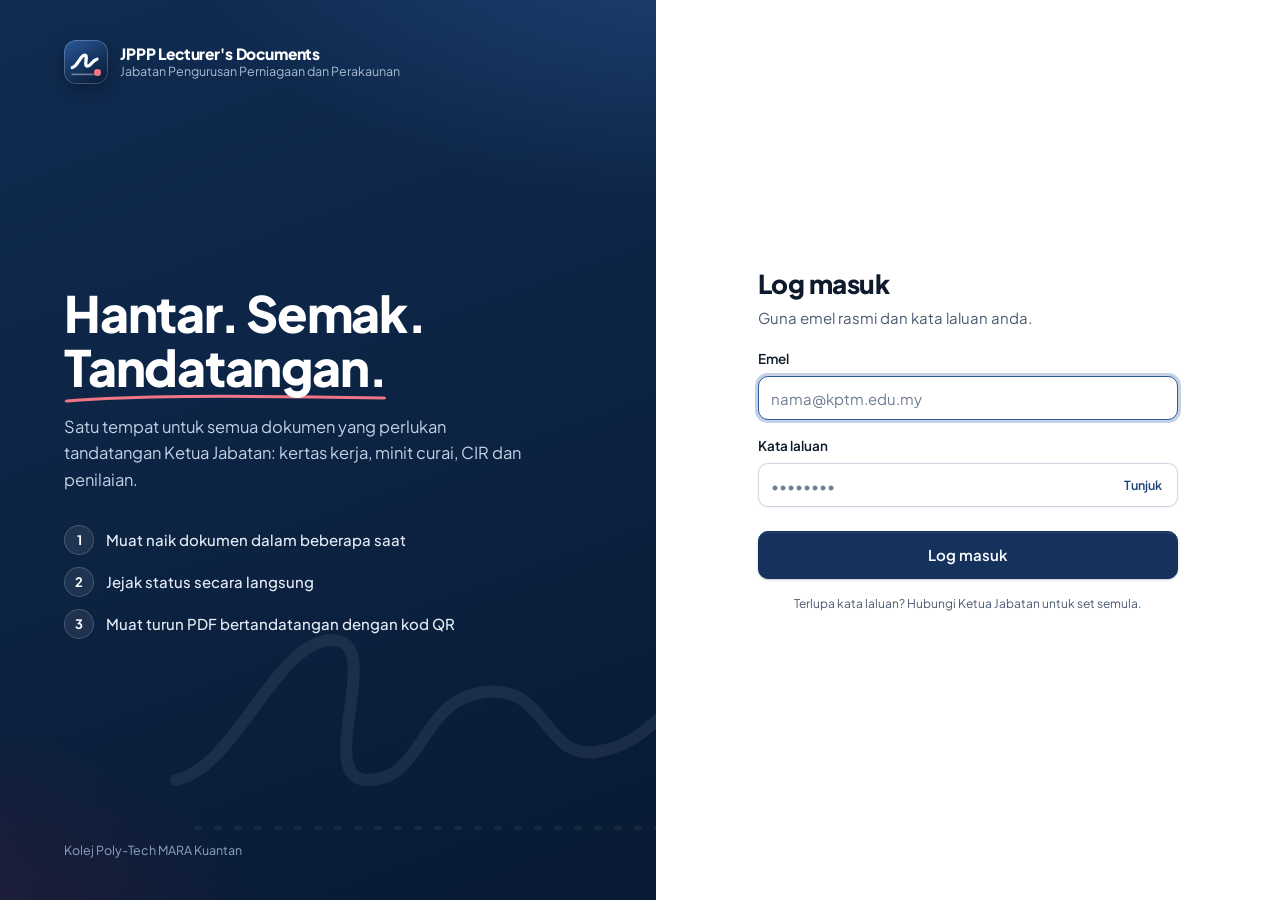
<file: index.html>
<!DOCTYPE html>
<html lang="ms">
<head>
  <meta charset="utf-8">
  <meta name="viewport" content="width=device-width, initial-scale=1">
  <title>JPPP Lecturer's Documents</title>
  <meta name="description" content="Portal tandatangan dokumen Jabatan – KPTM">
  <link rel="icon" href="data:image/svg+xml,%3Csvg xmlns='http://www.w3.org/2000/svg' viewBox='0 0 32 32'%3E%3Crect width='32' height='32' rx='8' fill='%2314325c'/%3E%3Cpath d='M7 21c4-1 6-9 9-9s-1 8 2 8 3-4 7-5' stroke='%23fff' stroke-width='2.4' fill='none' stroke-linecap='round'/%3E%3C/svg%3E">
  <link rel="preconnect" href="https://fonts.googleapis.com">
  <link rel="preconnect" href="https://fonts.gstatic.com" crossorigin>
  <link href="https://fonts.googleapis.com/css2?family=Plus+Jakarta+Sans:wght@400;500;600;700;800&display=swap" rel="stylesheet">
  <link rel="stylesheet" href="style.css">
</head>
<body>

  <!-- ================= LOG MASUK ================= -->
  <section id="viewLogin" class="auth" hidden>
    <div class="auth-hero">
      <div class="auth-brand">
        <span class="logo-mark" aria-hidden="true"></span>
        <div>
          <div class="brand-title">JPPP Lecturer's Documents</div>
          <div class="brand-sub" data-cfg="DEPT_NAME"></div>
        </div>
      </div>
      <div class="auth-copy">
        <h1>Hantar. Semak. <span class="accent">Tandatangan.</span></h1>
        <p>Satu tempat untuk semua dokumen yang perlukan tandatangan Ketua Jabatan: kertas kerja, minit curai, CIR dan penilaian.</p>
        <ul class="auth-points">
          <li><span class="pt-ico">1</span> Muat naik dokumen dalam beberapa saat</li>
          <li><span class="pt-ico">2</span> Jejak status secara langsung</li>
          <li><span class="pt-ico">3</span> Muat turun PDF bertandatangan dengan kod QR</li>
        </ul>
      </div>
      <div class="auth-foot" data-cfg="COLLEGE"></div>
    </div>

    <div class="auth-panel">
      <form id="loginForm" class="auth-card" autocomplete="on">
        <h2>Log masuk</h2>
        <p class="muted">Guna emel rasmi dan kata laluan anda.</p>
        <div id="demoBox" class="demo-box" hidden>
          <b>Mod Demo</b>: pangkalan data belum disambung. Cuba sebagai:
          <div class="demo-btns">
            <button type="button" class="btn small" data-demo="kj@demo.my">Ketua Jabatan</button>
            <button type="button" class="btn small" data-demo="pensyarah@demo.my">Pensyarah</button>
          </div>
        </div>
        <label for="lgEmail">Emel</label>
        <input type="email" id="lgEmail" required autocomplete="username" placeholder="nama@kptm.edu.my">
        <label for="lgPass">Kata laluan</label>
        <div class="pw-wrap">
          <input type="password" id="lgPass" required autocomplete="current-password" placeholder="••••••••">
          <button type="button" class="pw-toggle" data-toggle="lgPass" aria-label="Tunjuk kata laluan">Tunjuk</button>
        </div>
        <div id="loginErr" class="form-err" role="alert"></div>
        <button class="btn primary block" id="btnLogin" type="submit">Log masuk</button>
        <p class="muted tiny center">Terlupa kata laluan? Hubungi Ketua Jabatan untuk set semula.</p>
      </form>
    </div>
  </section>

  <!-- ================= TUKAR KATA LALUAN ================= -->
  <section id="viewChangePw" class="center-screen" hidden>
    <form id="pwForm" class="auth-card">
      <h2>Tukar kata laluan</h2>
      <p class="muted" id="pwNote">Sila tukar kata laluan sementara anda sebelum meneruskan.</p>
      <label for="pwOld">Kata laluan semasa / sementara</label>
      <input type="password" id="pwOld" required autocomplete="current-password">
      <label for="pwNew">Kata laluan baharu</label>
      <input type="password" id="pwNew" required minlength="8" autocomplete="new-password">
      <div class="pw-meter"><span id="pwMeter"></span></div>
      <p class="muted tiny">Sekurang-kurangnya 8 aksara, dengan huruf dan nombor.</p>
      <label for="pwNew2">Ulang kata laluan baharu</label>
      <input type="password" id="pwNew2" required autocomplete="new-password">
      <div id="pwErr" class="form-err" role="alert"></div>
      <div class="row">
        <button type="button" class="btn ghost" id="btnPwCancel" hidden>Batal</button>
        <span class="spacer"></span>
        <button class="btn primary" id="btnPw" type="submit">Simpan kata laluan</button>
      </div>
    </form>
  </section>

  <!-- ================= BAR ATAS (selepas log masuk) ================= -->
  <header id="topbar" class="topbar" hidden>
    <div class="topbar-inner">
      <div class="brand">
        <span class="logo-mark sm" aria-hidden="true"></span>
        <div>
          <div class="brand-title">JPPP Lecturer's Documents</div>
          <div class="brand-sub" data-cfg="DEPT_NAME"></div>
        </div>
      </div>
      <nav class="tabs" id="tabs" hidden>
        <button data-t="pending" class="on">Perlu Tandatangan <span class="n" id="n-pending">0</span></button>
        <button data-t="returned">Dikembalikan <span class="n" id="n-returned">0</span></button>
        <button data-t="done">Selesai <span class="n" id="n-done">0</span></button>
        <button data-t="all">Semua</button>
        <button data-t="settings">Tetapan</button>
      </nav>
      <div class="user-menu">
        <button class="user-btn" id="userBtn" aria-haspopup="true">
          <span class="avatar" id="avatar"></span>
          <span class="user-txt"><b id="userName"></b><small id="userRole"></small></span>
        </button>
        <div class="menu" id="userMenu" hidden>
          <button id="mnPw">Tukar kata laluan</button>
          <button id="mnLogout">Log keluar</button>
        </div>
      </div>
    </div>
  </header>
  <div id="demoRibbon" class="demo-ribbon" hidden>Mod Demo: data contoh sahaja, tiada yang disimpan.</div>

  <!-- ================= PENSYARAH ================= -->
  <main id="viewLecturer" class="page" hidden>
    <div class="page-head">
      <div>
        <h1 class="greet">Salam, <span id="lcName"></span></h1>
        <p class="muted">Hantar dokumen untuk tandatangan Ketua Jabatan dan jejak statusnya di sini.</p>
      </div>
    </div>

    <div class="stats" id="lcStats"></div>

    <div class="layout-2">
      <section class="card">
        <div class="card-head"><h2>Hantar dokumen baharu</h2></div>
        <form id="submitForm" autocomplete="off">
          <label for="sJenis">Jenis dokumen *</label>
          <select id="sJenis" required></select>
          <div class="grid2">
            <div>
              <label for="sDue">Tarikh perlu *</label>
              <input type="date" id="sDue" required>
            </div>
            <div>
              <label for="sTajuk">Tajuk / tujuan *</label>
              <input type="text" id="sTajuk" maxlength="300" required placeholder="cth. Quiz 1 PHR3093">
            </div>
          </div>
          <label for="sCatatan">Catatan kepada KJ (pilihan)</label>
          <textarea id="sCatatan" maxlength="1000" placeholder="cth. Tandatangan di ruang 'Verified by', muka surat 7"></textarea>
          <label>Fail *</label>
          <label class="dropzone" id="dropzone" for="sFile">
            <input type="file" id="sFile" accept=".pdf,.doc,.docx,.xls,.xlsx" required>
            <span class="dz-ico" aria-hidden="true"></span>
            <span class="dz-main" id="dzText">Seret fail ke sini atau <u>pilih fail</u></span>
            <span class="dz-sub">PDF, Word atau Excel · maks <span id="maxmb">10</span>MB · PDF lebih disyorkan</span>
          </label>
          <div class="row form-actions">
            <span id="submitMsg" class="muted"></span>
            <span class="spacer"></span>
            <button class="btn primary" id="btnSubmit" type="submit">Hantar dokumen</button>
          </div>
        </form>
      </section>

      <section class="card">
        <div class="card-head">
          <h2>Permohonan saya</h2>
          <button class="btn small ghost" id="btnReloadMine">Muat semula</button>
        </div>
        <div id="myList" class="req-list"><div class="empty">Memuatkan…</div></div>
      </section>
    </div>
  </main>

  <!-- ================= KETUA JABATAN ================= -->
  <main id="viewHod" class="page" hidden>
    <div id="hodList">
      <div class="page-head">
        <div>
          <h1 class="greet">Selamat datang, <span id="hodName"></span></h1>
          <p class="muted" id="hodSummary"></p>
        </div>
      </div>
      <div class="stats" id="hodStats"></div>
      <div class="alert warn" id="noSig" hidden>Tandatangan belum dimuat naik. <a href="#" id="goSettings">Pergi ke Tetapan</a> untuk muat naik atau lukis tandatangan anda.</div>

      <section class="card">
        <div class="toolbar">
          <select id="fJenis"><option value="">Semua jenis</option></select>
          <input type="search" id="fQ" placeholder="Cari nama, tajuk, rujukan…">
          <span class="spacer"></span>
          <button class="btn small ghost" id="btnReloadAll">Muat semula</button>
        </div>
        <div class="batchbar" id="batchbar">
          <span><b id="selCount">0</b> dipilih</span>
          <button class="btn small success" id="btnOpenBatch">Tandatangan pilihan</button>
          <button class="btn small ghost" id="btnClearSel">Batal pilihan</button>
        </div>
        <div id="list"><div class="empty">Memuatkan…</div></div>
      </section>
    </div>

    <div id="hodSettings" hidden>
      <div class="page-head"><div><h1 class="greet">Tetapan</h1><p class="muted">Tandatangan, jenis dokumen dan senarai pensyarah.</p></div></div>
      <section class="card">
        <div class="card-head"><h2>Tandatangan & cop</h2></div>
        <div class="grid2">
          <div>
            <label>Tandatangan semasa</label>
            <div class="checker" id="sigPrev"><span class="muted">Tiada</span></div>
            <label for="sigFile">Muat naik gambar tandatangan (PNG/JPG)</label>
            <input type="file" id="sigFile" accept="image/*">
            <label class="check"><input type="checkbox" id="sigClean" checked> Buang latar putih & potong ruang kosong</label>
          </div>
          <div>
            <label>…atau lukis terus (telefon/tablet)</label>
            <canvas id="pad"></canvas>
            <div class="row">
              <button class="btn small ghost" id="btnPadClear">Padam</button>
              <button class="btn small primary" id="btnPadSave">Simpan sebagai tandatangan</button>
            </div>
          </div>
        </div>
        <hr class="sep">
        <div class="grid2">
          <div>
            <label>Cop jabatan / blok nama (pilihan)</label>
            <div class="checker" id="stampPrev"><span class="muted">Tiada</span></div>
            <input type="file" id="stampFile" accept="image/*">
          </div>
        </div>
      </section>

      <section class="card">
        <div class="card-head"><h2>Jenis dokumen & kedudukan tandatangan</h2></div>
        <p class="muted small-txt">Portal mencari <b>kata kunci</b> dalam PDF (cth. "Verified by") dan meletakkan tandatangan secara automatik. dx/dy ialah jarak (pt) dari kata kunci; dy positif bermaksud ke bawah.</p>
        <div id="dtList" class="table-wrap"></div>
        <button class="btn small ghost" id="btnAddDt">+ Tambah jenis</button>
      </section>

      <section class="card">
        <div class="card-head"><h2>Pensyarah (<span id="staffCount">0</span>)</h2></div>
        <label for="staffBulk">Tambah pukal: satu baris seorang, <code>Nama, emel, No Staf</code> (boleh salin dari Excel). Kata laluan sementara akan diemelkan automatik.</label>
        <textarea id="staffBulk" rows="5" placeholder="Ahmad bin Ali, ahmad@kptm.edu.my, K1234&#10;Siti binti Abu, siti@kptm.edu.my, K5678"></textarea>
        <div class="row"><button class="btn primary small" id="btnAddStaff">Tambah pensyarah</button><span id="staffMsg" class="muted"></span></div>
        <div id="staffList" class="table-wrap"></div>
      </section>
    </div>
  </main>

  <!-- ================= SKRIN SEMAKAN ================= -->
  <div id="vReview" class="review" hidden>
    <div id="pages" class="review-pages"></div>
    <aside class="review-side">
      <div class="side-head">
        <div>
          <div class="muted tiny">No. rujukan</div>
          <h3 id="rvRef"></h3>
        </div>
        <button class="btn small ghost" id="btnCloseReview" aria-label="Tutup">✕ Tutup</button>
      </div>
      <div id="rvBadge"></div>
      <div class="kv" id="rvInfo"></div>
      <div id="rvHint" class="hint" hidden></div>
      <div class="opts" id="rvOpts">
        <label class="check"><input type="checkbox" id="oDate" checked> Letak tarikh</label>
        <label class="check"><input type="checkbox" id="oQr" checked> Letak QR semakan & no. rujukan</label>
        <label class="check" id="oStampWrap"><input type="checkbox" id="oStamp"> Letak cop / blok nama</label>
        <label class="check"><input type="checkbox" id="oRemember"> Ingat kedudukan ini untuk jenis dokumen ini</label>
      </div>
      <div id="rvSigned" class="side-signed" hidden>
        <div id="rvSignedInfo" class="dl-window"></div>
        <div class="row">
          <button class="btn small ghost" id="btnDlHod">Muat turun PDF</button>
          <button class="btn small primary" id="btnExtend">Lanjutkan 7 hari</button>
        </div>
      </div>
      <div class="side-actions" id="rvActions">
        <button class="btn success big" id="btnSign">✔ Tandatangan</button>
        <button class="btn warn" id="btnReturn">↩ Kembalikan</button>
        <button class="btn danger" id="btnReject">✕ Tolak</button>
        <button class="btn ghost wide" id="btnNext">Seterusnya ▶</button>
      </div>
    </aside>
  </div>

  <!-- ================= MODAL ================= -->
  <div class="modal-bg" id="mPdpa">
    <div class="modal">
      <h3>Notis Privasi (PDPA 2010)</h3>
      <p>Portal ini menyimpan nama, emel dan dokumen yang anda hantar semata-mata untuk proses semakan dan tandatangan Ketua Jabatan. Fail disimpan dalam Google Drive jabatan dan hanya boleh diakses oleh anda dan Ketua Jabatan. Setiap tindakan direkodkan untuk audit.</p>
      <p>Jangan muat naik dokumen peribadi yang tidak berkaitan (cth. salinan IC) kecuali diperlukan.</p>
      <div class="row"><span class="spacer"></span><button class="btn primary" id="btnPdpa">Saya faham</button></div>
    </div>
  </div>

  <div class="modal-bg" id="mResub">
    <div class="modal">
      <h3>Hantar semula <span id="resubRef"></span></h3>
      <div class="alert warn" id="resubKomen"></div>
      <label for="resubFile">Fail yang telah dibetulkan *</label>
      <input type="file" id="resubFile" accept=".pdf,.doc,.docx,.xls,.xlsx">
      <label for="resubCatatan">Catatan (pilihan)</label>
      <textarea id="resubCatatan"></textarea>
      <div class="row"><span class="spacer"></span>
        <button class="btn ghost" data-close="mResub">Batal</button>
        <button class="btn primary" id="btnResub">Hantar semula</button></div>
    </div>
  </div>

  <div class="modal-bg" id="mDecide">
    <div class="modal">
      <h3 id="decTitle"></h3>
      <p class="muted tiny">Pilih sebab pantas atau tulis komen sendiri.</p>
      <div class="chips" id="decChips"></div>
      <textarea id="decKomen" placeholder="Komen kepada pensyarah"></textarea>
      <div class="row"><span class="spacer"></span>
        <button class="btn ghost" data-close="mDecide">Batal</button>
        <button class="btn primary" id="btnDecide">Hantar</button></div>
    </div>
  </div>

  <div class="modal-bg" id="mBatch">
    <div class="modal wide">
      <h3>Tandatangan pukal</h3>
      <p class="muted">Semak kedudukan tandatangan pada setiap dokumen. Dokumen yang tidak ditanda perlu disemak satu per satu.</p>
      <div id="bGrid" class="bgrid"></div>
      <div class="row"><span id="bMsg" class="muted"></span><span class="spacer"></span>
        <button class="btn ghost" id="btnBatchCancel" data-close="mBatch">Batal</button>
        <button class="btn success" id="btnBatch" disabled>Tandatangan</button></div>
    </div>
  </div>

  <div id="toast" role="status" aria-live="polite"></div>
  <div id="boot" class="boot"><span class="spinner"></span></div>

  <script src="config.js"></script>
  <script src="common.js"></script>
  <script src="demo.js"></script>
  <script src="lecturer.js"></script>
  <script src="hod.js"></script>
  <script src="app.js"></script>
</body>
</html>
</file>
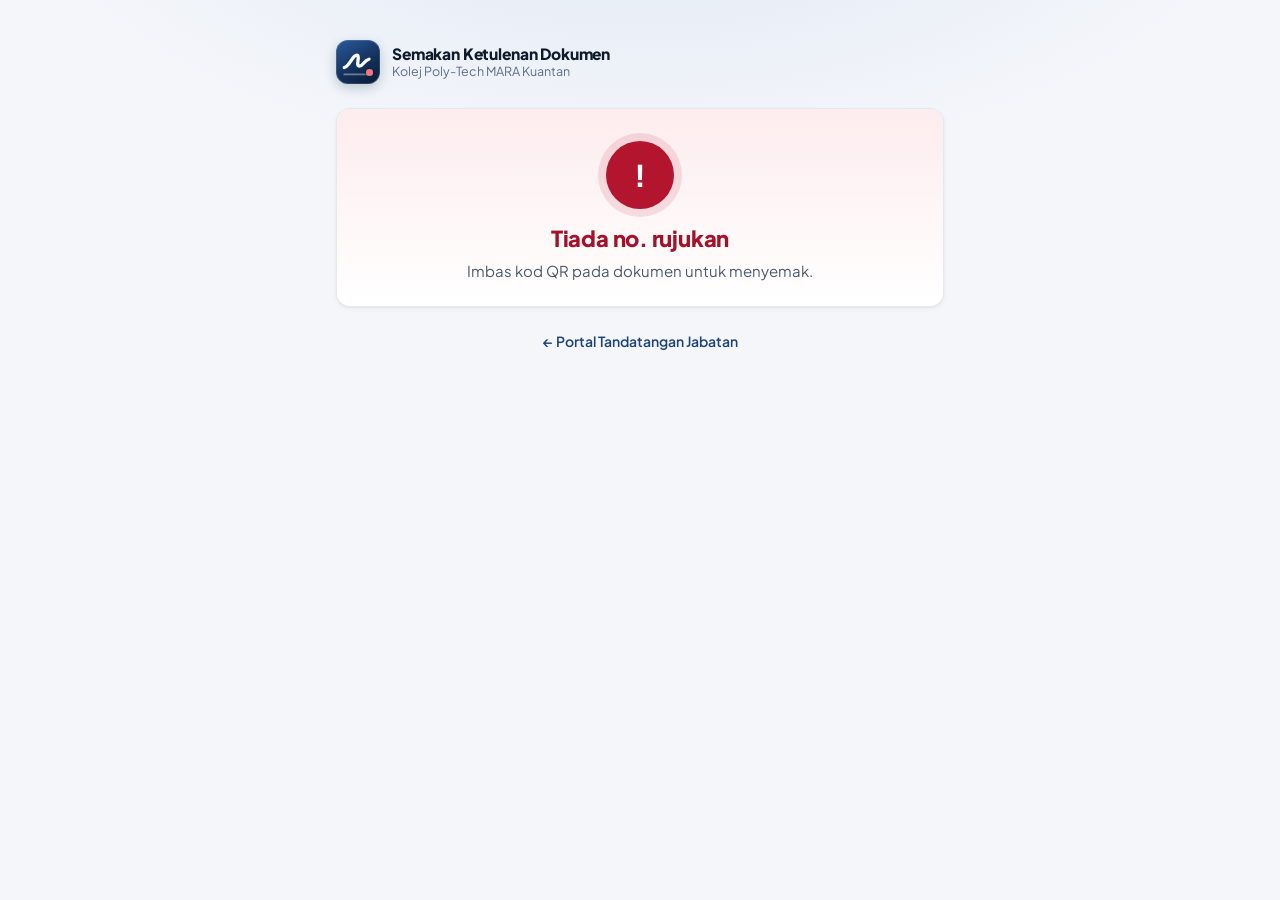
<file: verify.html>
<!DOCTYPE html>
<html lang="ms">
<head>
  <meta charset="utf-8">
  <meta name="viewport" content="width=device-width, initial-scale=1">
  <title>Semakan Dokumen – JPPP Lecturer's Documents</title>
  <link rel="icon" href="data:image/svg+xml,%3Csvg xmlns='http://www.w3.org/2000/svg' viewBox='0 0 32 32'%3E%3Crect width='32' height='32' rx='8' fill='%2314325c'/%3E%3Cpath d='M7 21c4-1 6-9 9-9s-1 8 2 8 3-4 7-5' stroke='%23fff' stroke-width='2.4' fill='none' stroke-linecap='round'/%3E%3C/svg%3E">
  <link rel="preconnect" href="https://fonts.googleapis.com">
  <link rel="preconnect" href="https://fonts.gstatic.com" crossorigin>
  <link href="https://fonts.googleapis.com/css2?family=Plus+Jakarta+Sans:wght@400;500;600;700;800&display=swap" rel="stylesheet">
  <link rel="stylesheet" href="style.css">
</head>
<body class="verify-page">
  <main class="verify">
    <div class="verify-brand">
      <span class="logo-mark" aria-hidden="true"></span>
      <div>
        <div class="brand-title">Semakan Ketulenan Dokumen</div>
        <div class="brand-sub" data-cfg="COLLEGE"></div>
      </div>
    </div>

    <section class="card verify-card" id="box">
      <div class="loading-doc"><span class="spinner"></span> Menyemak dokumen…</div>
    </section>

    <section class="card" id="fileCheck" hidden>
      <h2>Semak fail PDF (pilihan)</h2>
      <p class="muted small-txt">Pilih salinan PDF yang anda terima. Portal akan pastikan fail itu tidak diubah selepas ditandatangani.</p>
      <label class="dropzone" for="pdf">
        <input type="file" id="pdf" accept="application/pdf">
        <span class="dz-ico" aria-hidden="true"></span>
        <span class="dz-main">Pilih fail PDF</span>
        <span class="dz-sub">Fail tidak dimuat naik ke mana-mana; semakan dibuat dalam pelayar anda</span>
      </label>
      <div id="fileRes"></div>
    </section>

    <p class="verify-foot"><a href="./">← Portal Tandatangan Jabatan</a></p>
  </main>

  <div id="toast" role="status" aria-live="polite"></div>
  <script src="config.js"></script>
  <script src="common.js"></script>
  <script src="demo.js"></script>
  <script>
    (function () {
      var $ = P.$, esc = P.esc;
      var ref = (new URLSearchParams(location.search).get('ref') || '').replace(/[^A-Za-z0-9-]/g, '');
      var INFO = null;
      if (!ref) { $('box').innerHTML = '<div class="verify-state bad"><div class="vs-ico">!</div><h2>Tiada no. rujukan</h2><p>Imbas kod QR pada dokumen untuk menyemak.</p></div>'; return; }
      P.api('verify', { ref: ref }).then(function (d) {
        INFO = d;
        if (!d.found) {
          $('box').innerHTML = '<div class="verify-state bad"><div class="vs-ico">✕</div><h2>Tidak sah / tidak dijumpai</h2>' +
            '<p>Tiada dokumen bertandatangan dengan rujukan <b>' + esc(ref) + '</b>.</p></div>';
          return;
        }
        $('box').innerHTML = '<div class="verify-state ok"><div class="vs-ico">✔</div><h2>Dokumen SAH</h2>' +
          '<p>Dokumen ini telah ditandatangani secara elektronik melalui Portal Tandatangan Jabatan.</p></div>' +
          '<dl class="dl">' +
          '<dt>No. rujukan</dt><dd><b>' + esc(d.ref) + '</b></dd>' +
          '<dt>Dokumen</dt><dd>' + esc(d.tajuk) + '</dd>' +
          '<dt>Jenis</dt><dd>' + esc(d.jenis) + '</dd>' +
          '<dt>Pemohon</dt><dd>' + esc(d.nama) + '</dd>' +
          '<dt>Ditandatangani oleh</dt><dd>' + esc(d.oleh) + '<small>Ketua Jabatan</small></dd>' +
          '<dt>Tarikh & masa</dt><dd>' + P.fmtDT(d.ditandatanganiPada) + '</dd>' +
          '<dt>Jabatan</dt><dd>' + esc(d.dept) + '<small>' + esc(d.college) + '</small></dd>' +
          '</dl><div class="hash"><span>SHA-256</span>' + esc(d.sha256 || '–') + '</div>';
        P.show('fileCheck', true);
      }).catch(function (e) { $('box').innerHTML = '<div class="verify-state bad"><div class="vs-ico">!</div><h2>Ralat</h2><p>' + esc(e.message) + '</p></div>'; });

      $('pdf').addEventListener('change', function () {
        var f = this.files[0], res = $('fileRes');
        if (!f || !INFO) return;
        f.arrayBuffer().then(function (buf) { return crypto.subtle.digest('SHA-256', buf); }).then(function (h) {
          var hex = Array.prototype.map.call(new Uint8Array(h), function (b) { return ('0' + b.toString(16)).slice(-2); }).join('');
          var same = hex === INFO.sha256;
          res.innerHTML = '<div class="alert ' + (same ? 'ok' : 'bad') + '">' + (same
            ? '✔ Fail ini <b>sama</b> dengan salinan asal yang ditandatangani.'
            : '✕ Fail ini <b>berbeza</b> daripada salinan yang ditandatangani. Ia mungkin telah diubah atau dicetak semula.') + '</div>';
        });
      });
    })();
  </script>
</body>
</html>
</file>
<file: style.css>
/* ==========================================================================
   Portal Tandatangan Jabatan – KPTM Kuantan
   Stylesheet utama (vanilla CSS, tiada build step)
   --------------------------------------------------------------------------
   01 Tokens            06 Auth / log masuk     11 Reviewer (skrin semakan)
   02 Base & reset      07 App shell / topbar   12 Modal & batch
   03 Typography utils  08 Page, stats, cards   13 Toast, boot, spinner
   04 Buttons & chips   09 HOD list / table     14 Verify page
   05 Forms             10 Lecturer list        15 Responsive & motion
   ========================================================================== */

/* ---------- 01 Tokens ---------- */
:root {
  /* brand */
  --navy-950: #081a33;
  --navy-900: #0b2342;
  --navy-800: #102c52;
  --navy-700: #14325c;          /* primary */
  --navy-600: #1e4478;
  --navy-500: #2b5a9e;
  --navy-200: #c9d6ea;
  --navy-100: #e1e9f5;
  --navy-50:  #f0f4fa;
  --crimson:  #b3152f;          /* KPTM accent – sparingly */
  --crimson-soft: #f17685;

  /* neutrals */
  --bg: #f4f6fa;
  --surface: #ffffff;
  --surface-2: #f8fafc;
  --line: #e4e9f0;
  --line-strong: #cdd6e2;
  --text: #0f1b2d;
  --text-2: #4a5a70;            /* 7.0:1 on white */
  --text-3: #5f6e83;            /* 5.3:1 on white */

  /* status */
  --blue: #1d4ed8;   --blue-bg: #eaf0ff;   --blue-line: #c7d6fb;
  --violet: #5b3cc4; --violet-bg: #f1edff; --violet-line: #d9cffb;
  --green: #11703f;  --green-bg: #e4f5eb;  --green-line: #b7e2c8; --green-solid: #15803d;
  --amber: #8a4b00;  --amber-bg: #fff4de;  --amber-line: #f3d08f; --amber-solid: #d98a06;
  --red: #a3122a;    --red-bg: #fdecee;    --red-line: #f5c0c8;

  /* spacing (4/8 scale) */
  --s1: 4px; --s2: 8px; --s3: 12px; --s4: 16px; --s5: 20px; --s6: 24px; --s8: 32px; --s10: 40px; --s12: 48px;

  /* shape & depth */
  --r-sm: 8px; --r: 10px; --r-md: 12px; --r-lg: 14px; --r-xl: 18px; --r-pill: 999px;
  --sh-xs: 0 1px 2px rgba(15, 27, 45, .06);
  --sh-sm: 0 1px 2px rgba(15, 27, 45, .05), 0 2px 6px rgba(15, 27, 45, .04);
  --sh-md: 0 2px 4px rgba(15, 27, 45, .05), 0 8px 24px rgba(15, 27, 45, .08);
  --sh-lg: 0 4px 8px rgba(15, 27, 45, .06), 0 24px 48px rgba(15, 27, 45, .16);
  --ring: 0 0 0 3px rgba(43, 90, 158, .28);

  --font: 'Plus Jakarta Sans', system-ui, -apple-system, 'Segoe UI', Roboto, 'Helvetica Neue', Arial, sans-serif;
  --mono: ui-monospace, 'SF Mono', 'Cascadia Mono', Menlo, Consolas, monospace;
  --ease: cubic-bezier(.2, .7, .2, 1);
  --t: .16s var(--ease);
  --page-w: 1240px;
  --gutter: 24px;
  --topbar-h: 64px;
}

/* ---------- 02 Base & reset ---------- */
[hidden] { display: none !important; }
*, *::before, *::after { box-sizing: border-box; }
html { -webkit-text-size-adjust: 100%; }
body {
  margin: 0; min-height: 100vh; background: var(--bg); color: var(--text);
  font: 400 15px/1.55 var(--font); -webkit-font-smoothing: antialiased;
  overflow-x: hidden;
}
body.in-app { background: var(--bg); }
body.no-scroll { overflow: hidden; }
img, canvas { max-width: 100%; }
a { color: var(--navy-600); text-underline-offset: 2px; }
a:hover { color: var(--navy-800); }
h1, h2, h3 { margin: 0; line-height: 1.25; letter-spacing: -.01em; color: var(--text); }
h2 { font-size: 17px; font-weight: 700; }
h3 { font-size: 17px; font-weight: 700; }
p { margin: 0 0 var(--s3); }
b, strong { font-weight: 700; }
code { font-family: var(--mono); font-size: .88em; background: var(--navy-50); color: var(--navy-700); padding: 1px 6px; border-radius: 5px; }
::selection { background: var(--navy-100); }
:focus { outline: none; }
:focus-visible { outline: 2px solid var(--navy-500); outline-offset: 2px; }
input:focus-visible, select:focus-visible, textarea:focus-visible { outline: none; }
.btn.primary:focus-visible, .btn.success:focus-visible { outline-color: var(--navy-900); }
.review .slot:focus-visible { outline-color: #fff; }

/* ---------- 03 Typography & utilities ---------- */
.muted { color: var(--text-2); }
.tiny { font-size: 12px; line-height: 1.45; }
.small-txt { font-size: 13.5px; }
.center { text-align: center; }
.row { display: flex; align-items: center; flex-wrap: wrap; gap: var(--s2) var(--s3); margin-top: var(--s4); }
.spacer { flex: 1 1 auto; }
.grid2 { display: grid; grid-template-columns: 1fr 1fr; gap: var(--s2) var(--s6); }
.grid2 > div { min-width: 0; }
hr.sep { border: 0; border-top: 1px solid var(--line); margin: var(--s6) 0 var(--s2); }
.table-wrap { overflow-x: auto; -webkit-overflow-scrolling: touch; margin: 0 0 var(--s3); }
.empty { text-align: center; padding: var(--s10) var(--s4); color: var(--text-2); font-size: 14px; }
.empty b { color: var(--text); font-size: 15px; }
.empty::before {
  content: ""; display: block; width: 48px; height: 48px; margin: 0 auto var(--s3); border-radius: 50%;
  background: var(--navy-50) url("data:image/svg+xml,%3Csvg xmlns='http://www.w3.org/2000/svg' viewBox='0 0 24 24' fill='none' stroke='%232b5a9e' stroke-width='1.8' stroke-linecap='round' stroke-linejoin='round'%3E%3Cpath d='M7 3h7l4 4v14H7z'/%3E%3Cpath d='M14 3v4h4M10 13h5M10 17h3'/%3E%3C/svg%3E") center/24px no-repeat;
}

/* ---------- 04 Buttons & chips ---------- */
.btn {
  display: inline-flex; align-items: center; justify-content: center; gap: var(--s2);
  min-height: 40px; padding: 0 var(--s4); border-radius: var(--r); border: 1px solid var(--line-strong);
  background: var(--surface); color: var(--text); font: 600 14px/1.2 var(--font); white-space: nowrap;
  cursor: pointer; text-decoration: none; box-shadow: var(--sh-xs);
  transition: background var(--t), border-color var(--t), color var(--t), box-shadow var(--t), transform var(--t);
}
.btn:hover { background: var(--surface-2); border-color: var(--navy-200); }
.btn:active { transform: translateY(1px); }
.btn:disabled, .btn[disabled] { opacity: .5; cursor: not-allowed; transform: none; }
.btn.primary { background: var(--navy-700); border-color: var(--navy-700); color: #fff; box-shadow: 0 1px 2px rgba(11, 35, 66, .25), inset 0 1px 0 rgba(255, 255, 255, .08); }
.btn.primary:hover:not(:disabled) { background: var(--navy-800); border-color: var(--navy-800); }
.btn.success { background: var(--green-solid); border-color: var(--green-solid); color: #fff; box-shadow: 0 1px 2px rgba(17, 112, 63, .25), inset 0 1px 0 rgba(255, 255, 255, .1); }
.btn.success:hover:not(:disabled) { background: #11703a; border-color: #11703a; }
.btn.warn { background: var(--amber-bg); border-color: var(--amber-line); color: var(--amber); }
.btn.warn:hover:not(:disabled) { background: #ffeac2; border-color: #e9b85c; }
.btn.danger { background: var(--red-bg); border-color: var(--red-line); color: var(--red); }
.btn.danger:hover:not(:disabled) { background: #fbdce0; border-color: #ec9aa6; }
.btn.ghost { background: transparent; border-color: transparent; box-shadow: none; color: var(--navy-600); }
.btn.ghost:hover:not(:disabled) { background: var(--navy-50); border-color: transparent; }
.btn.small { min-height: 34px; padding: 0 var(--s3); font-size: 13px; border-radius: var(--r-sm); }
.btn.big { min-height: 48px; font-size: 15.5px; border-radius: var(--r-md); }
.btn.block { display: flex; width: 100%; }
.btn.wide { grid-column: 1 / -1; }
.btn.armed { background: var(--crimson); border-color: var(--crimson); color: #fff; animation: pulse 1s var(--ease) infinite alternate; }
.btn .spinner { width: 1em; height: 1em; }

.chips { display: flex; flex-wrap: wrap; gap: var(--s2); margin: var(--s3) 0; }
.chip {
  min-height: 34px; padding: 6px 12px; border-radius: var(--r-pill); border: 1px solid var(--line-strong);
  background: var(--surface); color: var(--text-2); font: 500 13px/1.3 var(--font); cursor: pointer; text-align: left;
  transition: background var(--t), border-color var(--t), color var(--t);
}
.chip:hover { border-color: var(--navy-500); color: var(--navy-700); }
.chip.on { background: var(--navy-50); border-color: var(--navy-500); color: var(--navy-700); font-weight: 600; }

/* ---------- 05 Forms ---------- */
label { display: block; margin: var(--s4) 0 6px; font-size: 13.5px; font-weight: 600; color: var(--text); }
input[type=text], input[type=email], input[type=password], input[type=date], input[type=number], input[type=search], select, textarea {
  display: block; width: 100%; min-height: 44px; padding: 10px 12px; border: 1px solid var(--line-strong); border-radius: var(--r);
  background: var(--surface); color: var(--text); font: 400 15px/1.4 var(--font); box-shadow: var(--sh-xs);
  transition: border-color var(--t), box-shadow var(--t); appearance: none; -webkit-appearance: none;
}
input::placeholder, textarea::placeholder { color: #6f7d92; }
input:hover, select:hover, textarea:hover { border-color: #b3c0d1; }
input:focus, select:focus, textarea:focus { border-color: var(--navy-500); box-shadow: var(--ring); outline: none; }
input[readonly] { background: var(--surface-2); color: var(--text-2); }
textarea { min-height: 96px; resize: vertical; }
select {
  padding-right: 36px; cursor: pointer;
  background: var(--surface) url("data:image/svg+xml,%3Csvg xmlns='http://www.w3.org/2000/svg' viewBox='0 0 16 16' fill='none' stroke='%234a5a70' stroke-width='1.8' stroke-linecap='round' stroke-linejoin='round'%3E%3Cpath d='M4 6l4 4 4-4'/%3E%3C/svg%3E") right 12px center/16px no-repeat;
}
input[type=search] {
  padding-left: 38px;
  background: var(--surface) url("data:image/svg+xml,%3Csvg xmlns='http://www.w3.org/2000/svg' viewBox='0 0 20 20' fill='none' stroke='%235f6e83' stroke-width='1.8' stroke-linecap='round'%3E%3Ccircle cx='8.5' cy='8.5' r='5.5'/%3E%3Cpath d='M13 13l4 4'/%3E%3C/svg%3E") 12px center/18px no-repeat;
}
input[type=date] { font-variant-numeric: tabular-nums; }
input[type=number] { font-variant-numeric: tabular-nums; -moz-appearance: textfield; }
input[type=file] { display: block; width: 100%; max-width: 100%; font: 400 13.5px var(--font); color: var(--text-2); margin: var(--s2) 0; }
input[type=file]::file-selector-button {
  margin-right: 12px; min-height: 36px; padding: 0 14px; border-radius: var(--r-sm); border: 1px solid var(--line-strong);
  background: var(--surface); color: var(--navy-700); font: 600 13px var(--font); cursor: pointer;
}
input[type=file]::file-selector-button:hover { background: var(--navy-50); }
input[type=checkbox] { width: 18px; height: 18px; margin: 0; accent-color: var(--navy-700); cursor: pointer; flex: none; }

.form-err { color: var(--red); font-size: 13.5px; font-weight: 500; margin: var(--s3) 0 0; }
.form-err:not(:empty) { padding: 10px 12px; background: var(--red-bg); border: 1px solid var(--red-line); border-radius: var(--r); }
.form-actions { margin-top: var(--s5); }

.pw-wrap { position: relative; }
.pw-wrap input { padding-right: 84px; }
.pw-toggle {
  position: absolute; right: 6px; top: 50%; transform: translateY(-50%); min-height: 32px; padding: 0 10px;
  border: 0; border-radius: var(--r-sm); background: transparent; color: var(--navy-600); font: 600 12.5px var(--font); cursor: pointer;
}
.pw-toggle:hover { background: var(--navy-50); }
.pw-meter { height: 6px; margin-top: var(--s2); border-radius: var(--r-pill); background: var(--line); overflow: hidden; }
.pw-meter span { display: block; width: 0; height: 100%; border-radius: inherit; background: var(--line-strong); transition: width .25s var(--ease), background var(--t); }
.pw-meter span.weak { background: #d9364f; }
.pw-meter span.ok { background: var(--amber-solid); }
.pw-meter span.strong { background: var(--green-solid); }

.check { display: flex; align-items: center; gap: 10px; margin: 10px 0; font-weight: 500; font-size: 14px; cursor: pointer; }

.switch { position: relative; display: inline-block; width: 42px; height: 24px; margin: 0; vertical-align: middle; }
.switch input { position: absolute; inset: 0; width: 100%; height: 100%; opacity: 0; margin: 0; z-index: 1; }
.switch span { position: absolute; inset: 0; border-radius: var(--r-pill); background: var(--line-strong); transition: background var(--t); }
.switch span::after {
  content: ""; position: absolute; left: 3px; top: 3px; width: 18px; height: 18px; border-radius: 50%;
  background: #fff; box-shadow: 0 1px 3px rgba(15, 27, 45, .3); transition: transform var(--t);
}
.switch input:checked + span { background: var(--green-solid); }
.switch input:checked + span::after { transform: translateX(18px); }
.switch input:focus-visible + span { box-shadow: var(--ring); }

/* dropzone */
.dropzone {
  position: relative; display: flex; flex-direction: column; align-items: center; gap: 4px; margin: 0;
  padding: var(--s6) var(--s4); border: 1.5px dashed var(--line-strong); border-radius: var(--r-md);
  background: var(--surface-2); text-align: center; cursor: pointer; font-weight: 400;
  transition: border-color var(--t), background var(--t);
}
.dropzone input[type=file] { position: absolute; width: 1px; height: 1px; opacity: 0; overflow: hidden; margin: 0; pointer-events: none; }
.dropzone:hover, .dropzone.over { border-color: var(--navy-500); background: var(--navy-50); }
.dropzone.over { box-shadow: var(--ring); }
.dropzone:focus-within { box-shadow: var(--ring); border-color: var(--navy-500); }
.dz-ico {
  width: 44px; height: 44px; margin-bottom: 6px; border-radius: 12px; background: var(--surface);
  box-shadow: var(--sh-sm), inset 0 0 0 1px var(--line);
  background-image: url("data:image/svg+xml,%3Csvg xmlns='http://www.w3.org/2000/svg' viewBox='0 0 24 24' fill='none' stroke='%231e4478' stroke-width='1.8' stroke-linecap='round' stroke-linejoin='round'%3E%3Cpath d='M12 16V5M7.5 9.5 12 5l4.5 4.5'/%3E%3Cpath d='M5 15v3a2 2 0 0 0 2 2h10a2 2 0 0 0 2-2v-3'/%3E%3C/svg%3E");
  background-position: center; background-size: 22px; background-repeat: no-repeat;
}
.dz-main { font-size: 14.5px; font-weight: 600; color: var(--text); word-break: break-word; }
.dz-main u { color: var(--navy-600); text-decoration-thickness: 1.5px; }
.dz-sub { font-size: 12.5px; color: var(--text-3); }
.dropzone.has-file { border-style: solid; border-color: var(--green-line); background: var(--green-bg); }
.dropzone.has-file .dz-ico {
  background-image: url("data:image/svg+xml,%3Csvg xmlns='http://www.w3.org/2000/svg' viewBox='0 0 24 24' fill='none' stroke='%2311703f' stroke-width='2' stroke-linecap='round' stroke-linejoin='round'%3E%3Cpath d='M7 3h7l4 4v14H7z'/%3E%3Cpath d='m9.5 14 2 2 4-4.5'/%3E%3C/svg%3E");
}

/* signature pad & transparent preview */
canvas#pad {
  display: block; width: 100%; height: 180px; margin-bottom: var(--s1); border: 1.5px dashed var(--line-strong); border-radius: var(--r-md);
  background: #fff linear-gradient(transparent calc(100% - 44px), var(--navy-200) calc(100% - 44px), var(--navy-200) calc(100% - 43px), transparent calc(100% - 43px));
  touch-action: none; cursor: crosshair;
}
.checker {
  display: flex; align-items: center; justify-content: center; min-height: 112px; padding: var(--s3); border-radius: var(--r-md);
  border: 1px solid var(--line);
  background-color: #fff;
  background-image: linear-gradient(45deg, #eef1f5 25%, transparent 25%), linear-gradient(-45deg, #eef1f5 25%, transparent 25%),
    linear-gradient(45deg, transparent 75%, #eef1f5 75%), linear-gradient(-45deg, transparent 75%, #eef1f5 75%);
  background-size: 16px 16px; background-position: 0 0, 0 8px, 8px -8px, -8px 0;
}
.checker img { max-height: 120px; max-width: 100%; object-fit: contain; }

/* ---------- 06 Auth / log masuk ---------- */
.logo-mark {
  position: relative; display: inline-block; flex: none; width: 44px; height: 44px; border-radius: 12px;
  background:
    url("data:image/svg+xml,%3Csvg xmlns='http://www.w3.org/2000/svg' viewBox='0 0 32 32'%3E%3Cpath d='M6 20c4-1 6-9 9-9s-1 8 2 8 3-4 7-5' stroke='white' stroke-width='2.4' fill='none' stroke-linecap='round' stroke-linejoin='round'/%3E%3Cpath d='M6 25h17' stroke='white' stroke-opacity='.38' stroke-width='1.3' stroke-linecap='round'/%3E%3C/svg%3E") center/100% no-repeat,
    linear-gradient(150deg, var(--navy-500) 0%, var(--navy-700) 55%, var(--navy-950) 100%);
  box-shadow: inset 0 0 0 1px rgba(255, 255, 255, .14), 0 4px 12px rgba(11, 35, 66, .22);
}
.logo-mark::after { /* the "full stop" after the signature – KPTM crimson */
  content: ""; position: absolute; right: 16%; bottom: 19%; width: 15%; height: 15%; border-radius: 50%;
  background: var(--crimson-soft); box-shadow: 0 0 0 1.5px rgba(8, 26, 51, .35);
}
.logo-mark.sm { width: 36px; height: 36px; border-radius: 10px; }
.brand-title { font-weight: 800; font-size: 15.5px; letter-spacing: -.01em; line-height: 1.2; color: var(--text); }
.brand-sub { font-size: 12.5px; color: var(--text-3); line-height: 1.3; }

.auth { display: grid; grid-template-columns: minmax(0, 1.05fr) minmax(0, 1fr); min-height: 100vh; background: var(--surface); }
.auth-hero {
  position: relative; overflow: hidden; display: flex; flex-direction: column; gap: var(--s10);
  padding: var(--s10) clamp(32px, 5vw, 72px); color: #dbe5f3;
  background:
    radial-gradient(900px 500px at 110% -10%, rgba(64, 120, 200, .35), transparent 60%),
    radial-gradient(700px 480px at -20% 110%, rgba(179, 21, 47, .20), transparent 60%),
    linear-gradient(160deg, var(--navy-800), var(--navy-950));
}
.auth-hero::after { /* large faint signature flourish */
  content: ""; position: absolute; right: -60px; bottom: 40px; width: 560px; height: 280px; pointer-events: none;
  background: url("data:image/svg+xml,%3Csvg xmlns='http://www.w3.org/2000/svg' viewBox='0 0 280 140'%3E%3Cpath d='M10 100c30-6 50-70 78-70s-10 70 18 70 26-40 58-44 30 34 56 30 30-22 50-26' stroke='white' stroke-opacity='.07' stroke-width='6' fill='none' stroke-linecap='round'/%3E%3Cpath d='M20 124h240' stroke='white' stroke-opacity='.06' stroke-width='2' stroke-dasharray='2 8' stroke-linecap='round'/%3E%3C/svg%3E") center/contain no-repeat;
}
.auth-hero > * { position: relative; z-index: 1; }
.auth-brand { display: flex; align-items: center; gap: var(--s3); }
.auth-brand .brand-title { color: #fff; }
.auth-brand .brand-sub { color: #a9bad3; }
.auth-brand .logo-mark { box-shadow: inset 0 0 0 1px rgba(255, 255, 255, .22), 0 6px 18px rgba(0, 0, 0, .3); }
.auth-copy { margin: auto 0; max-width: 540px; }
.auth-copy h1 { color: #fff; font-size: clamp(34px, 4vw, 50px); font-weight: 800; line-height: 1.08; letter-spacing: -.025em; margin-bottom: var(--s5); }
.auth-copy h1 .accent {
  color: #fff; padding-bottom: 6px;
  background: url("data:image/svg+xml,%3Csvg xmlns='http://www.w3.org/2000/svg' viewBox='0 0 200 10' preserveAspectRatio='none'%3E%3Cpath d='M2 7c40-5 90-6 196-3' stroke='%23f17685' stroke-width='3' fill='none' stroke-linecap='round'/%3E%3C/svg%3E") left bottom/100% 10px no-repeat;
}
.auth-copy p { font-size: 16.5px; line-height: 1.6; color: #c3d1e5; max-width: 480px; margin-bottom: var(--s8); }
.auth-points { list-style: none; margin: 0; padding: 0; display: grid; gap: var(--s3); }
.auth-points li { display: flex; align-items: center; gap: var(--s3); font-size: 15px; font-weight: 500; color: #e6edf7; }
.pt-ico {
  display: inline-grid; place-items: center; flex: none; width: 30px; height: 30px; border-radius: 50%;
  background: rgba(255, 255, 255, .08); border: 1px solid rgba(255, 255, 255, .18); color: #fff; font-size: 13px; font-weight: 700;
}
.auth-foot { font-size: 12.5px; color: #8fa3c0; }

.auth-panel { display: flex; align-items: center; justify-content: center; padding: var(--s10) var(--s6); background: var(--surface); }
.auth-card { width: 100%; max-width: 420px; }
.auth-card h2 { font-size: 26px; font-weight: 800; letter-spacing: -.02em; margin-bottom: 6px; }
.auth-card > .muted { margin-bottom: var(--s5); }
.auth-card .btn.block { margin-top: var(--s6); min-height: 48px; font-size: 15px; }
.auth-card .tiny.center { margin-top: var(--s4); }
.demo-box {
  margin: 0 0 var(--s2); padding: var(--s3) var(--s4); border-radius: var(--r-md); font-size: 13.5px; line-height: 1.5;
  background: var(--amber-bg); border: 1px solid var(--amber-line); color: #5c3500;
}
.demo-btns { display: flex; flex-wrap: wrap; gap: var(--s2); margin-top: 10px; }
.demo-btns .btn { flex: 1 1 140px; }

.center-screen {
  min-height: 100vh; display: flex; align-items: center; justify-content: center; padding: var(--s6) var(--s4);
  background: radial-gradient(800px 400px at 50% -10%, var(--navy-100), transparent 70%), var(--bg);
}
.center-screen .auth-card {
  max-width: 460px; padding: var(--s8); background: var(--surface); border: 1px solid var(--line);
  border-radius: var(--r-xl); box-shadow: var(--sh-md);
}
.center-screen .auth-card h2 { font-size: 22px; }

/* ---------- 07 App shell / topbar ---------- */
.topbar {
  position: sticky; top: 0; z-index: 50; background: rgba(255, 255, 255, .94);
  backdrop-filter: saturate(160%) blur(10px); -webkit-backdrop-filter: saturate(160%) blur(10px);
  border-bottom: 1px solid var(--line);
}
.topbar::before { content: ""; display: block; height: 3px; background: linear-gradient(90deg, var(--navy-700) 0 88%, var(--crimson) 88% 100%); }
.topbar-inner { max-width: var(--page-w); margin: 0 auto; padding: 0 var(--gutter); min-height: var(--topbar-h); display: flex; align-items: center; gap: var(--s6); }
.brand { display: flex; align-items: center; gap: 10px; min-width: 0; flex: 0 1 auto; }
.brand > div { min-width: 0; }
.topbar .brand-sub { max-width: 210px; white-space: nowrap; overflow: hidden; text-overflow: ellipsis; }
.topbar .brand-title { white-space: nowrap; }
.tabs { display: flex; gap: 2px; flex: 0 1 auto; min-width: 0; overflow-x: auto; scrollbar-width: none; }
.tabs::-webkit-scrollbar { display: none; }
.tabs button {
  flex: none; display: inline-flex; align-items: center; gap: 7px; min-height: 38px; padding: 0 12px; border: 0; border-radius: 9px;
  background: transparent; color: var(--text-2); font: 600 14px var(--font); white-space: nowrap; cursor: pointer;
  transition: background var(--t), color var(--t);
}
.tabs button:hover { background: var(--surface-2); color: var(--text); }
.tabs button.on { background: var(--navy-50); color: var(--navy-700); box-shadow: inset 0 0 0 1px var(--navy-100); }
.tabs .n {
  display: inline-grid; place-items: center; min-width: 22px; height: 20px; padding: 0 6px; border-radius: var(--r-pill);
  background: var(--line); color: var(--text-2); font-size: 11.5px; font-weight: 700; font-variant-numeric: tabular-nums;
}
.tabs button.on .n { background: var(--navy-700); color: #fff; }
.tabs .n.hot, .tabs button.on .n.hot { background: var(--crimson); color: #fff; }

.user-menu { position: relative; margin-left: auto; flex: none; }
.user-btn {
  display: flex; align-items: center; gap: 10px; min-height: 44px; padding: 4px 12px 4px 4px; border: 1px solid transparent;
  border-radius: var(--r-pill); background: transparent; font: inherit; color: inherit; cursor: pointer; text-align: left;
  transition: background var(--t), border-color var(--t);
}
.user-btn:hover { background: var(--surface-2); border-color: var(--line); }
.user-txt { display: flex; flex-direction: column; line-height: 1.25; max-width: 200px; min-width: 0; }
.user-txt b { font-size: 13.5px; white-space: nowrap; overflow: hidden; text-overflow: ellipsis; }
.user-txt small { font-size: 12px; color: var(--text-3); }
.avatar {
  display: inline-grid; place-items: center; flex: none; width: 36px; height: 36px; border-radius: 50%;
  background: linear-gradient(145deg, var(--navy-500), var(--navy-800)); color: #fff; font-size: 13px; font-weight: 700; letter-spacing: .02em;
}
.avatar.sm { width: 32px; height: 32px; font-size: 12px; background: var(--navy-100); color: var(--navy-700); }
.menu {
  position: absolute; right: 0; top: calc(100% + 8px); z-index: 60; min-width: 210px; padding: 6px;
  background: var(--surface); border: 1px solid var(--line); border-radius: var(--r-md); box-shadow: var(--sh-lg);
  animation: pop .14s var(--ease);
}
.menu button {
  display: block; width: 100%; min-height: 40px; padding: 0 12px; border: 0; border-radius: var(--r-sm); background: transparent;
  color: var(--text); font: 500 14px var(--font); text-align: left; cursor: pointer;
}
.menu button:hover { background: var(--navy-50); color: var(--navy-700); }
.menu #mnLogout { color: var(--red); }
.menu #mnLogout:hover { background: var(--red-bg); }
.demo-ribbon {
  padding: 7px var(--gutter); text-align: center; font-size: 12.5px; font-weight: 600; color: #5c3500;
  background: repeating-linear-gradient(-45deg, #fff4de 0 12px, #ffefcf 12px 24px); border-bottom: 1px solid var(--amber-line);
}

/* ---------- 08 Page, stats, cards ---------- */
main.page { display: block; max-width: var(--page-w); margin: 0 auto; padding: var(--s8) var(--gutter) 72px; }
.page-head { display: flex; align-items: flex-end; justify-content: space-between; gap: var(--s4); margin-bottom: var(--s6); }
.page-head p { margin: 6px 0 0; }
h1.greet { font-size: 28px; font-weight: 800; letter-spacing: -.025em; }

.stats { display: grid; grid-template-columns: repeat(auto-fit, minmax(190px, 1fr)); gap: var(--s4); margin-bottom: var(--s6); }
.stat {
  position: relative; display: block; width: 100%; padding: var(--s5) var(--s5) var(--s4); border: 1px solid var(--line); border-radius: var(--r-lg);
  background: var(--surface); box-shadow: var(--sh-sm); text-align: left; font: inherit; color: inherit; overflow: hidden;
  --c: var(--navy-600); --cbg: var(--navy-50);
}
.stat::before { content: ""; position: absolute; left: 0; top: 0; bottom: 0; width: 4px; background: var(--c); }
.stat::after { content: ""; position: absolute; right: 16px; top: 18px; width: 10px; height: 10px; border-radius: 50%; background: var(--c); box-shadow: 0 0 0 6px var(--cbg); }
button.stat { cursor: pointer; transition: box-shadow var(--t), transform var(--t), border-color var(--t); }
button.stat:hover { box-shadow: var(--sh-md); border-color: var(--navy-200); transform: translateY(-1px); }
.stat-blue  { --c: var(--blue);  --cbg: var(--blue-bg); }
.stat-red   { --c: var(--crimson); --cbg: var(--red-bg); }
.stat-amber { --c: var(--amber-solid); --cbg: var(--amber-bg); }
.stat-green { --c: var(--green-solid); --cbg: var(--green-bg); }
.stat-n { font-size: 32px; font-weight: 800; line-height: 1.1; letter-spacing: -.02em; font-variant-numeric: tabular-nums; color: var(--text); }
.stat-red .stat-n { color: var(--red); }
.stat-l { margin-top: 4px; font-size: 13px; font-weight: 600; color: var(--text-2); }

.layout-2 { display: grid; grid-template-columns: minmax(0, 440px) minmax(0, 1fr); gap: var(--s6); align-items: start; }
.layout-2 > .card { margin-bottom: 0; }

.card { background: var(--surface); border: 1px solid var(--line); border-radius: var(--r-lg); box-shadow: var(--sh-sm); padding: var(--s6); margin-bottom: var(--s6); min-width: 0; }
.card > h2 { margin-bottom: var(--s2); }
.card-head { display: flex; align-items: center; justify-content: space-between; gap: var(--s3); margin: -4px 0 var(--s4); min-height: 34px; }
.card-head h2 { font-size: 17px; }
.card-head + form > label:first-child, .card-head + .grid2 > div > label:first-child { margin-top: 0; }
#dtList { margin-top: var(--s3); }
#staffList { margin-top: var(--s5); }
#staffBulk + .row { margin-top: var(--s3); }

.toolbar { display: flex; flex-wrap: wrap; align-items: center; gap: var(--s3); margin-bottom: var(--s4); }
.toolbar select { width: auto; min-width: 180px; max-width: 280px; }
.toolbar input[type=search] { flex: 1 1 260px; width: auto; max-width: 420px; }
.toolbar #btnReloadAll { margin-left: auto; }

.batchbar { display: none; align-items: center; flex-wrap: wrap; gap: var(--s2) var(--s3); margin-bottom: var(--s4); padding: 8px 8px 8px 16px;
  border-radius: var(--r-md); background: var(--navy-700); color: #fff; box-shadow: var(--sh-md); font-size: 14px; }
.batchbar.show { display: flex; animation: pop .16s var(--ease); }
.batchbar b { font-variant-numeric: tabular-nums; }
.batchbar > span:first-child { margin-right: auto; }
.batchbar .btn.ghost { color: #dbe5f3; }
.batchbar .btn.ghost:hover { background: rgba(255, 255, 255, .1); color: #fff; }

.alert { padding: 12px 16px; margin-bottom: var(--s4); border-radius: var(--r-md); border: 1px solid var(--blue-line); background: var(--blue-bg); color: #173a8a; font-size: 14px; line-height: 1.5; }
.alert.warn { background: var(--amber-bg); border-color: var(--amber-line); color: #6b3a00; }
.alert.ok   { background: var(--green-bg); border-color: var(--green-line); color: #0c5a33; }
.alert.bad  { background: var(--red-bg); border-color: var(--red-line); color: #8c1024; }
.alert a { color: inherit; font-weight: 700; }

/* ---------- 09 HOD list / table ---------- */
table.list { width: 100%; border-collapse: separate; border-spacing: 0; font-size: 14px; }
table.list th {
  padding: 10px 12px; text-align: left; font-size: 11.5px; font-weight: 700; letter-spacing: .05em; text-transform: uppercase;
  color: var(--text-3); background: var(--surface-2); border-bottom: 1px solid var(--line); white-space: nowrap;
}
table.list th:first-child { border-top-left-radius: var(--r); }
table.list th:last-child { border-top-right-radius: var(--r); }
table.list td { padding: 14px 12px; vertical-align: top; border-bottom: 1px solid var(--line); }
table.list tbody tr:last-child td { border-bottom: 0; }
table.list tr.click { cursor: pointer; transition: background var(--t); }
table.list tr.click:hover td { background: #f6f9fd; }
table.list tr.click:hover .doc-title { color: var(--navy-600); }
table.list td.c-sel, table.list th.c-sel { width: 44px; padding-right: 0; }
td.c-sel input { margin-top: 7px; }
.c-who { min-width: 200px; }
td.c-who .avatar { float: left; margin: 1px 10px 0 0; }
td.c-who > div { overflow: hidden; }
td.c-who b { font-weight: 600; display: block; line-height: 1.35; }
td.c-who .tiny { font-variant-numeric: tabular-nums; font-family: var(--mono); font-size: 11.5px; }
.c-doc { min-width: 220px; }
.doc-title { font-weight: 600; line-height: 1.4; transition: color var(--t); }
.note {
  margin-top: 6px; padding: 5px 10px; border-left: 2px solid var(--navy-200); background: var(--surface-2); border-radius: 0 6px 6px 0;
  font-size: 12.5px; font-style: italic; color: var(--text-2);
  display: -webkit-box; -webkit-line-clamp: 2; -webkit-box-orient: vertical; overflow: hidden;
}
td.c-due, td.c-status, td.c-when { white-space: nowrap; }
td.c-when { font-variant-numeric: tabular-nums; padding-top: 16px; }
td.c-status { padding-top: 13px; }

table.list.compact { font-size: 13.5px; min-width: 640px; }
table.list.compact td { padding: 8px 10px; vertical-align: middle; white-space: nowrap; }
table.list.compact input.dj { min-width: 180px; }
table.list.compact input.dk { min-width: 240px; }
table.list.compact td.num input { min-width: 64px; }
table.list.compact th { padding: 8px 10px; }
table.list.compact input[type=text], table.list.compact input[type=number] { min-height: 38px; padding: 7px 10px; font-size: 14px; box-shadow: none; }
table.list.compact td.num, table.list.compact th.num { width: 84px; }
table.list.compact td.num input { text-align: right; }
table.list.compact .btn.small { min-height: 32px; }

/* due date */
.due { font-variant-numeric: tabular-nums; font-weight: 500; }
.due small {
  display: inline-block; margin-left: 6px; padding: 1px 8px; border-radius: var(--r-pill); background: var(--surface-2);
  border: 1px solid var(--line); color: var(--text-2); font-size: 11.5px; font-weight: 600; vertical-align: 1px;
}
td .due, .kv .due { display: inline-flex; flex-direction: column; align-items: flex-start; gap: 4px; }
td .due small, .kv .due small { margin-left: 0; }
.due-amber { color: var(--amber); font-weight: 700; }
.due-amber small { background: var(--amber-bg); border-color: var(--amber-line); color: var(--amber); }
.due-red { color: var(--red); font-weight: 700; }
.due-red small { background: var(--crimson); border-color: var(--crimson); color: #fff; }

/* status badge */
.badge {
  display: inline-flex; align-items: center; gap: 6px; padding: 3px 10px 3px 8px; border-radius: var(--r-pill);
  font-size: 12px; font-weight: 700; line-height: 1.4; white-space: nowrap; border: 1px solid transparent;
  background: var(--surface-2); color: var(--text-2);
}
.badge::before { content: ""; width: 6px; height: 6px; border-radius: 50%; background: currentColor; }
.b-Dihantar       { background: var(--blue-bg);   border-color: var(--blue-line);   color: var(--blue); }
.b-Dalam          { background: var(--violet-bg); border-color: var(--violet-line); color: var(--violet); }
.b-Ditandatangani { background: var(--green-bg);  border-color: var(--green-line);  color: var(--green); }
.b-Dikembalikan   { background: var(--amber-bg);  border-color: var(--amber-line);  color: var(--amber); }
.b-Ditolak        { background: var(--red-bg);    border-color: var(--red-line);    color: var(--red); }

/* ---------- 10 Lecturer list ---------- */
.req-list { display: flex; flex-direction: column; gap: var(--s3); }
.req {
  position: relative; padding: var(--s4) var(--s4) var(--s4) calc(var(--s4) + 4px); border: 1px solid var(--line); border-radius: var(--r-md);
  background: var(--surface); box-shadow: var(--sh-xs); overflow: hidden; --edge: var(--line-strong);
  transition: box-shadow var(--t), border-color var(--t);
}
.req::before { content: ""; position: absolute; left: 0; top: 0; bottom: 0; width: 4px; background: var(--edge); }
.req:hover { box-shadow: var(--sh-sm); border-color: var(--line-strong); }
.s-Dihantar { --edge: var(--blue); }
.s-Dalam { --edge: var(--violet); }
.s-Ditandatangani { --edge: var(--green-solid); }
.s-Dikembalikan { --edge: var(--amber-solid); }
.s-Ditolak { --edge: var(--crimson); }
.req-top { display: flex; align-items: center; justify-content: space-between; gap: var(--s2); margin-bottom: 6px; }
.ref { font-family: var(--mono); font-size: 12px; font-weight: 600; color: var(--text-3); font-variant-numeric: tabular-nums; }
.req-title { font-size: 15.5px; font-weight: 700; line-height: 1.4; margin-bottom: 6px; }
.req-meta { display: flex; flex-wrap: wrap; align-items: center; gap: 4px 18px; font-size: 13px; color: var(--text-2); }
.req-meta .due { color: var(--text); }
.req-meta .due-red { color: var(--red); }
.req-meta .due-amber { color: var(--amber); }
.req-comment { margin-top: var(--s3); padding: 10px 12px; border-radius: var(--r); background: var(--amber-bg); border: 1px solid var(--amber-line); color: #5c3500; font-size: 13.5px; }
.s-Ditolak .req-comment { background: var(--red-bg); border-color: var(--red-line); color: #7a0e20; }
.req-foot { display: flex; align-items: center; flex-wrap: wrap; gap: var(--s2); margin-top: var(--s3); padding-top: var(--s3); border-top: 1px solid var(--line); }

/* Tempoh muat turun PDF bertandatangan */
.dl-window { margin-top: var(--s3); padding: 9px 12px; border-radius: var(--r); background: var(--green-bg); border: 1px solid var(--green-line); color: #0b4f2c; font-size: 13.5px; font-variant-numeric: tabular-nums; }
.dl-window span { color: var(--text-2); white-space: nowrap; }
.dl-window.soon { background: var(--amber-bg); border-color: var(--amber-line); color: #5c3500; }
.dl-window.expired { background: var(--surface-2); border-color: var(--line-strong); color: var(--text-2); }
.loading-doc.gone { max-width: 420px; text-align: center; line-height: 1.6; }
.side-signed { display: flex; flex-direction: column; gap: var(--s2); }
.side-signed .dl-window { margin-top: 0; }
.side-signed .row { gap: var(--s2); flex-wrap: wrap; }

/* ---------- 11 Reviewer (skrin semakan) ---------- */
.review {
  position: fixed; inset: 0; z-index: 200; display: grid; grid-template-columns: minmax(0, 1fr) 360px;
  background: #262b33; animation: fade .18s var(--ease);
}
.review-pages {
  position: relative; overflow: auto; overscroll-behavior: contain; padding: var(--s8) 48px 72px;
  background: radial-gradient(1200px 600px at 50% 0, #353c47, transparent 70%), #262b33;
  scrollbar-color: #5a6372 transparent;
}
.loading-doc {
  display: flex; align-items: center; justify-content: center; gap: 10px; min-height: 60vh; padding: var(--s6);
  color: #d5dbe4; font-size: 15px; font-weight: 500; text-align: center;
}
.verify-card .loading-doc { min-height: 160px; color: var(--text-2); }
.pg {
  position: relative; margin: 0 auto var(--s6); background: #fff; cursor: crosshair; flex: none;
  box-shadow: 0 1px 2px rgba(0, 0, 0, .3), 0 12px 32px rgba(0, 0, 0, .35);
}
.pg:last-child { margin-bottom: 0; }
.pg > canvas { display: block; width: 100%; height: 100%; max-width: none; }
.pgno {
  position: absolute; right: calc(100% + 10px); top: 0; min-width: 26px; padding: 2px 6px; border-radius: 6px;
  background: rgba(255, 255, 255, .1); color: #c9d1dc; font-size: 12px; font-weight: 700; text-align: center;
  font-variant-numeric: tabular-nums; pointer-events: none;
}

/* overlays – box size is set inline, so only outline/box-shadow here */
.ov {
  position: absolute; z-index: 2; cursor: move; touch-action: none; user-select: none; -webkit-user-select: none;
  --oc: #2563eb; outline: 1.5px dashed var(--oc); outline-offset: 0; background: color-mix(in srgb, var(--oc) 5%, transparent);
  transition: outline-color var(--t), background var(--t);
}
.ov:hover { background: color-mix(in srgb, var(--oc) 9%, transparent); }
.ov.sig { --oc: #2563eb; }
.ov.date { --oc: #0e7c86; }
.ov.qr { --oc: #6d3fd1; background: #fff; }
.ov.stamp { --oc: #b3152f; }
.ov.dragging { z-index: 5; outline-style: solid; outline-width: 2px; box-shadow: 0 6px 20px rgba(15, 27, 45, .25); }
.ov img { display: block; width: 100%; height: 100%; max-width: none; pointer-events: none; -webkit-user-drag: none; }
.ov.qr img { height: auto; image-rendering: pixelated; }
.ov.date { display: flex; align-items: flex-end; font-family: Helvetica, Arial, sans-serif; line-height: 1; color: #000; white-space: nowrap; }
.qr-txt { font-family: Helvetica, Arial, sans-serif; line-height: 1.1; color: #000; text-align: center; white-space: nowrap; overflow: hidden; }
.ov .tag {
  position: absolute; left: -1.5px; bottom: calc(100% + 3px); padding: 1px 6px; border-radius: 4px;
  background: var(--oc); color: #fff; font: 700 10px/1.5 var(--font); letter-spacing: .02em; white-space: nowrap; pointer-events: none;
  opacity: .92;
}
.ov.date .tag { bottom: auto; top: calc(100% + 3px); }
.ov.qr .tag { left: auto; right: -1.5px; }
.ov .h {
  position: absolute; right: -8px; bottom: -8px; width: 16px; height: 16px; border-radius: 50%; cursor: nwse-resize;
  background: #fff; border: 2.5px solid var(--oc); box-shadow: 0 1px 4px rgba(0, 0, 0, .3); touch-action: none;
}
.slot {
  position: absolute; z-index: 3; transform: translate(calc(-100% - 6px), -50%); min-height: 22px; padding: 2px 9px;
  border: 1px solid #e0a800; border-radius: var(--r-pill); background: #ffd84d; color: #4a3500;
  font: 700 11px/1.3 var(--font); white-space: nowrap; cursor: pointer; box-shadow: 0 2px 6px rgba(0, 0, 0, .25);
}
.slot::after { content: ""; position: absolute; right: -5px; top: 50%; margin-top: -4px; border: 4px solid transparent; border-left: 5px solid #e0a800; border-right: 0; }
.slot:hover { background: #ffcc1a; }

.review-side {
  display: flex; flex-direction: column; gap: var(--s4); min-height: 0; overflow-y: auto; overscroll-behavior: contain;
  padding: var(--s5) var(--s5) 0; background: var(--surface); border-left: 1px solid #1b1f25; box-shadow: -8px 0 32px rgba(0, 0, 0, .25);
}
.side-head { display: flex; align-items: flex-start; justify-content: space-between; gap: var(--s3); }
.side-head h3 { font-family: var(--mono); font-size: 16px; font-weight: 700; letter-spacing: -.01em; font-variant-numeric: tabular-nums; margin-top: 2px; word-break: break-all; }
.side-head .btn { flex: none; }
#rvBadge:empty { display: none; }
.kv { border: 1px solid var(--line); border-radius: var(--r-md); padding: 0 var(--s4); background: var(--surface-2); }
.kv > div { padding: 10px 0; border-bottom: 1px solid var(--line); font-size: 14px; line-height: 1.45; word-break: break-word; }
.kv > div:last-child { border-bottom: 0; }
.kv span:not(.due):not(.muted) { display: block; margin-bottom: 2px; font-size: 11px; font-weight: 700; text-transform: uppercase; letter-spacing: .06em; color: var(--text-3); }
.kv .due span, .kv span.due { text-transform: none; letter-spacing: 0; font-size: 14px; }
.kv small { display: block; font-size: 12.5px; color: var(--text-3); }
.hint {
  padding: 10px 12px 10px 36px; border-radius: var(--r-md); border: 1px solid #f6dd8c; background: #fffbea; color: #5b4200; font-size: 13.5px; line-height: 1.5;
  background-image: url("data:image/svg+xml,%3Csvg xmlns='http://www.w3.org/2000/svg' viewBox='0 0 20 20' fill='none' stroke='%23a07400' stroke-width='1.7' stroke-linecap='round'%3E%3Ccircle cx='10' cy='10' r='7.5'/%3E%3Cpath d='M10 9v5M10 6.2v.1'/%3E%3C/svg%3E");
  background-repeat: no-repeat; background-position: 11px 12px; background-size: 17px;
}
.opts { padding: 2px 0; }
/* action-first order in the side panel: hint & options, then compact details */
.review-side .hint { order: 1; }
.review-side .opts { order: 2; }
.review-side .kv { order: 3; }
.review-side .side-actions { order: 4; }
.kv > div { position: relative; padding-left: 104px; }
.kv > div > span:first-child { position: absolute; left: 0; top: 12px; margin: 0; font-size: 10.5px; line-height: 1.4; }
.kv .due { flex-direction: row !important; align-items: center !important; flex-wrap: wrap; gap: 6px; }
.opts .check { margin: 0; padding: 7px 0; font-size: 13.5px; }
.side-actions {
  position: sticky; bottom: 0; z-index: 1; display: grid; grid-template-columns: 1fr 1fr; gap: var(--s2);
  margin: auto calc(-1 * var(--s5)) 0; padding: var(--s3) var(--s5) var(--s5); background: var(--surface);
  border-top: 1px solid var(--line); box-shadow: 0 -8px 16px rgba(255, 255, 255, .9);
}
.side-actions .btn.big { grid-column: 1 / -1; }

/* ---------- 12 Modal & batch ---------- */
.modal-bg {
  position: fixed; inset: 0; z-index: 400; display: none; align-items: center; justify-content: center; padding: var(--s4);
  background: rgba(8, 20, 40, .55); backdrop-filter: blur(3px); -webkit-backdrop-filter: blur(3px); overflow-y: auto;
}
.modal-bg.show { display: flex; animation: fade .16s var(--ease); }
.modal {
  width: min(560px, 100%); max-height: calc(100vh - 32px); max-height: calc(100dvh - 32px); overflow-y: auto; margin: auto;
  padding: var(--s6); background: var(--surface); border-radius: var(--r-xl); box-shadow: var(--sh-lg);
  animation: rise .2s var(--ease);
}
.modal.wide { width: min(1000px, 100%); }
.modal h3 { font-size: 19px; font-weight: 800; margin-bottom: var(--s3); padding-right: var(--s4); }
.modal > p { font-size: 14.5px; line-height: 1.6; }
.modal textarea { margin-top: var(--s2); }
.modal .row { margin-top: var(--s5); }
.modal label:first-of-type { margin-top: var(--s3); }

.bgrid { display: grid; grid-template-columns: repeat(auto-fill, minmax(210px, 1fr)); gap: var(--s3); margin: var(--s4) 0; }
.bcard { display: flex; flex-direction: column; padding: var(--s3); border: 1px solid var(--line); border-radius: var(--r-md); background: var(--surface); box-shadow: var(--sh-xs); min-width: 0; }
.bcard .check, .modal .bcard label.check { margin: 0 0 4px; min-height: 0; font-family: var(--mono); font-size: 12.5px; }
.bcard.bad { background: var(--amber-bg); border-color: var(--amber-line); }
.bname { font-size: 14px; font-weight: 600; line-height: 1.35; }
.bwarn { margin-top: 6px; font-size: 12.5px; font-weight: 600; color: var(--amber); }
.bcard canvas { display: block; width: 100%; height: auto; margin-top: 10px; border: 1px solid var(--line); border-radius: 6px; background: #fff; }

/* ---------- 13 Toast, boot, spinner ---------- */
#toast {
  position: fixed; left: 50%; bottom: 24px; z-index: 600; max-width: min(520px, calc(100vw - 32px)); padding: 12px 18px;
  border-radius: var(--r-md); background: var(--navy-900); color: #fff; font-size: 14px; font-weight: 500; line-height: 1.45;
  box-shadow: var(--sh-lg); opacity: 0; visibility: hidden; pointer-events: none; transform: translate(-50%, 12px);
  transition: opacity .2s var(--ease), transform .2s var(--ease), visibility .2s;
}
#toast.show { opacity: 1; visibility: visible; pointer-events: auto; transform: translate(-50%, 0); }
#toast.err { background: #8c1024; }
.boot { position: fixed; inset: 0; z-index: 700; display: flex; align-items: center; justify-content: center; background: var(--bg); color: var(--navy-600); }
.boot .spinner { width: 32px; height: 32px; border-width: 3px; }
.spinner {
  display: inline-block; flex: none; width: 1em; height: 1em; vertical-align: -.15em; border: 2px solid currentColor; border-right-color: transparent;
  border-radius: 50%; animation: spin .7s linear infinite;
}

@keyframes spin { to { transform: rotate(360deg); } }
@keyframes fade { from { opacity: 0; } }
@keyframes rise { from { opacity: 0; transform: translateY(10px) scale(.985); } }
@keyframes pop { from { opacity: 0; transform: translateY(-4px); } }
@keyframes pulse { to { box-shadow: 0 0 0 4px rgba(179, 21, 47, .22); } }

/* ---------- 14 Verify page ---------- */
body.verify-page { background: radial-gradient(900px 420px at 50% -120px, var(--navy-100), transparent 70%), var(--bg); }
main.verify { max-width: 640px; margin: 0 auto; padding: var(--s10) var(--s4) var(--s12); }
.verify-brand { display: flex; align-items: center; gap: var(--s3); margin-bottom: var(--s6); }
.verify-card { padding: 0; overflow: hidden; }
.verify-state { padding: var(--s8) var(--s6) var(--s6); text-align: center; border-bottom: 1px solid var(--line); }
.verify-state h2 { font-size: 22px; font-weight: 800; margin-bottom: 6px; }
.verify-state p { color: var(--text-2); margin: 0 auto; max-width: 420px; }
.vs-ico {
  display: grid; place-items: center; width: 68px; height: 68px; margin: 0 auto var(--s4); border-radius: 50%;
  font-size: 30px; font-weight: 800; line-height: 1;
}
.verify-state.ok { background: linear-gradient(180deg, var(--green-bg), var(--surface)); }
.verify-state.ok .vs-ico { background: var(--green-solid); color: #fff; box-shadow: 0 0 0 8px rgba(21, 128, 61, .14); }
.verify-state.ok h2 { color: var(--green); }
.verify-state.bad { background: linear-gradient(180deg, var(--red-bg), var(--surface)); border-bottom: 0; }
.verify-state.bad .vs-ico { background: var(--crimson); color: #fff; box-shadow: 0 0 0 8px rgba(179, 21, 47, .12); }
.verify-state.bad h2 { color: var(--red); }
dl.dl { display: grid; grid-template-columns: 170px 1fr; margin: 0; padding: var(--s2) var(--s6); }
dl.dl dt, dl.dl dd { padding: 12px 0; border-bottom: 1px solid var(--line); }
dl.dl dt { font-size: 13px; font-weight: 600; color: var(--text-3); }
dl.dl dd { margin: 0; font-size: 14.5px; font-weight: 500; font-variant-numeric: tabular-nums; word-break: break-word; }
dl.dl dd small { display: block; font-size: 12.5px; font-weight: 400; color: var(--text-3); }
dl.dl dt:last-of-type, dl.dl dd:last-of-type { border-bottom: 0; }
.hash {
  margin: 0 var(--s6) var(--s6); padding: 12px 14px; border-radius: var(--r); background: var(--surface-2); border: 1px solid var(--line);
  font-family: var(--mono); font-size: 12px; line-height: 1.6; color: var(--text-2); word-break: break-all;
}
.hash span { display: block; font-family: var(--font); font-size: 11px; font-weight: 700; letter-spacing: .06em; text-transform: uppercase; color: var(--text-3); margin-bottom: 2px; }
#fileCheck h2 { margin-bottom: 6px; }
#fileCheck .dropzone { margin-top: var(--s3); }
#fileRes .alert { margin: var(--s4) 0 0; }
.verify-foot { text-align: center; margin-top: var(--s6); font-size: 14px; }
.verify-foot a { font-weight: 600; text-decoration: none; }
.verify-foot a:hover { text-decoration: underline; }

/* ---------- 15 Responsive & motion ---------- */
/* HOD header (brand · tabs · user): name visible down to 1240px, then avatar only */
@media (max-width: 1240px) {
  .tabs:not([hidden]) ~ .user-menu .user-txt { display: none; }
  .tabs:not([hidden]) ~ .user-menu .user-btn { padding-right: 4px; }
  .topbar-inner { gap: var(--s4); }
}

@media (min-width: 761px) and (max-width: 1080px) {
  /* tablet queue: drop the least important column so the table fits without sideways scroll */
  table.list:not(.compact) td.c-when, table.list:not(.compact) th:last-child:not(.c-sel) { display: none; }
  table.list:not(.compact) th:nth-last-child(2) { border-top-right-radius: var(--r); }
  .c-who { min-width: 170px; }
  .c-doc { min-width: 0; }
}
@media (max-width: 1080px) {
  .layout-2 { grid-template-columns: 1fr; }
  .stats { grid-template-columns: repeat(auto-fit, minmax(160px, 1fr)); }
  .topbar .brand-sub { display: none; }
}

@media (max-width: 900px) {
  :root { --gutter: 16px; }
  /* topbar: tabs move to their own scrollable row */
  .topbar-inner { flex-wrap: wrap; gap: 0 var(--s3); min-height: 0; padding-top: 10px; padding-bottom: 10px; }
  .brand { flex: 1 1 auto; }
  .user-menu { margin-left: 0; }
  .tabs { order: 3; flex: 1 0 100%; margin: 8px calc(-1 * var(--gutter)) -2px; padding: 0 var(--gutter); overflow-x: auto; scrollbar-width: none; }
  .tabs::-webkit-scrollbar { display: none; }
  .tabs button { flex: none; min-height: 40px; }
  .tabs:not([hidden]) { -webkit-mask-image: linear-gradient(90deg, #000 calc(100% - 28px), transparent); mask-image: linear-gradient(90deg, #000 calc(100% - 28px), transparent); padding-right: 28px; }
  .user-txt { display: none; }
  .user-btn { padding-right: 4px; }

  /* auth stacks: compact hero on top */
  .auth { grid-template-columns: 1fr; }
  .auth-hero { gap: var(--s6); padding: var(--s6) var(--gutter) var(--s8); }
  .auth-hero::after { width: 340px; height: 170px; right: -40px; bottom: -10px; }
  .auth-copy { margin: 0; }
  .auth-copy h1 { font-size: 30px; margin-bottom: var(--s3); }
  .auth-copy p { font-size: 15px; margin-bottom: 0; }
  .auth-points, .auth-foot { display: none; }
  .auth-panel { align-items: flex-start; padding: var(--s6) var(--gutter) var(--s10); }

  /* reviewer becomes pages (top) + bottom sheet.
     Flex column: the pages area is only as tall as the document needs (so a
     one-page landscape doc leaves no dead space – the sheet grows instead),
     and never shrinks the sheet below ~40% so the actions stay reachable. */
  .review { display: flex; flex-direction: column; }
  .review-pages { flex: 0 1 auto; min-height: 0; padding: var(--s3) 12px var(--s4); }
  .review .loading-doc { min-height: 40vh; }
  .review-side {
    flex: 1 1 0; min-height: 40vh; min-height: 40dvh; max-height: none;
    padding: var(--s3) var(--s4) 0; gap: 10px; border-left: 0; position: relative;
    border-radius: var(--r-xl) var(--r-xl) 0 0; box-shadow: 0 -10px 30px rgba(0, 0, 0, .35);
  }
  .review-side::before { content: ""; flex: none; order: -1; align-self: center; width: 36px; height: 4px; margin: -2px 0 0; border-radius: 4px; background: var(--line-strong); }
  /* compact header: ref + close on one line */
  .side-head { align-items: center; }
  .side-head .muted.tiny { font-size: 11px; line-height: 1.2; }
  .side-head h3 { font-size: 14.5px; margin-top: 1px; }
  .side-head .btn { min-height: 40px; padding: 0 10px; }
  #rvBadge { margin-top: -4px; }
  .hint { padding: 8px 10px 8px 32px; font-size: 12.5px; background-position: 9px 9px; background-size: 15px; }
  .opts .check { min-height: 36px; margin: 0; padding: 4px 0; font-size: 13.5px; }
  .kv { padding: 0 var(--s3); }
  .kv > div { padding: 7px 0 7px 96px; font-size: 13.5px; }
  .kv > div > span:first-child { top: 9px; }
  .side-actions { grid-template-columns: repeat(3, minmax(0, 1fr)); gap: 6px;
    margin: auto calc(-1 * var(--s4)) 0; padding: 10px var(--s4) calc(10px + env(safe-area-inset-bottom));
    box-shadow: 0 -6px 14px rgba(15, 27, 45, .06);
  }
  .side-actions .btn { min-height: 44px; padding: 0 6px; font-size: 13.5px; }
  .side-actions .btn.big { min-height: 48px; font-size: 15.5px; }
  .side-actions .btn.wide { grid-column: auto; border-color: var(--line-strong); background: var(--surface); }
}
@media (max-width: 400px) {
  .side-actions { grid-template-columns: 1fr 1fr; }
  .side-actions .btn.wide { grid-column: 1 / -1; min-height: 40px; border-color: transparent; background: transparent; box-shadow: none; }
  .pg { margin-bottom: var(--s3); }
  .pgno { right: auto; left: 6px; top: 6px; z-index: 1; background: rgba(15, 27, 45, .55); color: #fff; font-size: 11px; }
  .ov .h { width: 20px; height: 20px; right: -10px; bottom: -10px; border-width: 2px; }
  /* labels: the signature & date are self-explanatory at phone size – show their tag only while dragging */
  .ov .tag { font-size: 8.5px; line-height: 1.45; padding: 0 4px; border-radius: 3px; }
  .ov.sig .tag, .ov.date .tag { display: none; }
  .ov.dragging .tag { display: block; }
  .slot { transform: translate(-50%, calc(-100% - 6px)); min-height: 0; padding: 1px 6px; font-size: 9.5px; line-height: 1.35; box-shadow: 0 1px 4px rgba(0, 0, 0, .25); }
  .slot::before { content: ""; position: absolute; inset: -10px -6px; } /* bigger hit area, same look */
  .slot::after { right: auto; left: 50%; top: 100%; margin: 0 0 0 -4px; border: 4px solid transparent; border-top: 5px solid #e0a800; border-bottom: 0; }
}

@media (max-width: 760px) {
  body { font-size: 15px; }
  main.page { padding: var(--s5) var(--gutter) var(--s12); }
  h1.greet { font-size: 23px; }
  .page-head { margin-bottom: var(--s4); }
  .stats { grid-template-columns: 1fr 1fr; gap: var(--s3); margin-bottom: var(--s4); }
  .stat { padding: var(--s4) var(--s4) var(--s3); border-radius: var(--r-md); }
  .stat::after { right: 12px; top: 14px; width: 8px; height: 8px; box-shadow: 0 0 0 4px var(--cbg); }
  .stat-n { font-size: 26px; }
  .stat-l { font-size: 12.5px; line-height: 1.35; }
  /* 3 stats (lecturer): compact rows instead of an orphaned grid cell */
  /* lecturer has exactly 3 stats → compact rows (id selector, no :has() needed) */
  #lcStats { grid-template-columns: 1fr; gap: var(--s2); }
  #lcStats .stat { display: flex; align-items: center; gap: var(--s3); padding: 10px var(--s4) 10px calc(var(--s4) + 2px); }
  #lcStats .stat-n { font-size: 22px; min-width: 28px; }
  #lcStats .stat-l { margin: 0; font-size: 13.5px; }
  #lcStats .stat::after { top: 50%; margin-top: -4px; }
  .card { padding: var(--s4); border-radius: var(--r-md); margin-bottom: var(--s4); }
  .grid2 { grid-template-columns: 1fr; }
  .btn { min-height: 44px; }
  .btn.small { min-height: 40px; }
  .chip { min-height: 40px; }
  .toolbar select, .toolbar input[type=search] { flex: 1 1 100%; max-width: none; min-width: 0; }
  .toolbar .spacer { display: none; }
  .check { min-height: 40px; margin: 4px 0; }
  .modal { padding: var(--s5); border-radius: var(--r-lg); }
  .modal .row .btn { flex: 1 1 auto; }
  .bgrid { grid-template-columns: 1fr 1fr; gap: var(--s2); }
  .center-screen { align-items: flex-start; padding-top: var(--s8); }
  .center-screen .auth-card { padding: var(--s5); }
  .form-actions .btn { flex: 1 1 100%; }
  .req-foot .spacer { display: none; }
  .req-foot .btn { flex: 1 1 auto; }
  .toolbar #btnReloadAll { margin: -4px -8px -4px auto; }
  .card.verify-card { padding: 0; }
  .switch input { inset: -8px -6px; width: auto; height: auto; }
  .pw-toggle { min-height: 40px; right: 2px; }

  /* settings tables → stacked cards (no sideways scroll) */
  .table-wrap { overflow: visible; }
  table.list.compact, table.list.compact tbody { display: block; min-width: 0; }
  table.list.compact thead { display: none; }
  table.list.compact tr { display: grid; gap: 8px 10px; padding: var(--s3) 0; border-bottom: 1px solid var(--line); }
  table.list.compact tbody tr:first-child { padding-top: 0; }
  table.list.compact td { display: block; width: auto !important; padding: 0; border: 0; white-space: normal; min-width: 0; }
  table.list.compact input.dj, table.list.compact input.dk, table.list.compact td.num input { min-width: 0; width: 100%; }
  table.list.compact input[type=text], table.list.compact input[type=number] { min-height: 44px; font-size: 15px; }
  table.list.compact td.num input { text-align: left; }
  /* – jenis dokumen: name / keyword / dx dy lebar / simpan */
  #dtList tr { grid-template-columns: repeat(3, minmax(0, 1fr)); grid-template-areas: "j j j" "k k k" "x y l" "s s s"; }
  #dtList td:nth-child(1) { grid-area: j; }
  #dtList td:nth-child(2) { grid-area: k; }
  #dtList td:nth-child(3) { grid-area: x; }
  #dtList td:nth-child(4) { grid-area: y; }
  #dtList td:nth-child(5) { grid-area: l; }
  #dtList td:nth-child(6) { grid-area: s; }
  #dtList td:nth-child(n+2):nth-child(-n+5)::before {
    display: block; margin-bottom: 4px; font-size: 11px; font-weight: 700; letter-spacing: .05em; text-transform: uppercase; color: var(--text-3);
  }
  #dtList td:nth-child(2)::before { content: "Kata kunci (pisah dengan |)"; }
  #dtList td:nth-child(3)::before { content: "dx"; }
  #dtList td:nth-child(4)::before { content: "dy"; }
  #dtList td:nth-child(5)::before { content: "Lebar"; }
  #dtList td:nth-child(1) input { font-weight: 600; }
  #dtList td:nth-child(6) .btn { width: 100%; border-color: var(--line-strong); }
  /* – pensyarah: name / email / staff no · last login / aktif + reset */
  #staffList tr { grid-template-columns: minmax(0, 1fr) auto; grid-template-areas: "n n" "e e" "f f" "t t" "a r"; gap: 2px 10px; }
  #staffList td:nth-child(1) { grid-area: n; font-size: 14.5px; }
  #staffList td:nth-child(2) { grid-area: e; color: var(--text-2); word-break: break-all; }
  #staffList td:nth-child(3) { grid-area: f; font-size: 12.5px; color: var(--text-2); }
  #staffList td:nth-child(4) { grid-area: t; }
  #staffList td:nth-child(5) { grid-area: a; display: flex; align-items: center; gap: 10px; margin-top: 8px; min-height: 40px; }
  #staffList td:nth-child(6) { grid-area: r; margin-top: 8px; }
  #staffList td:nth-child(6):empty { display: none; }
  #staffList td:nth-child(3)::before { content: "No staf: "; }
  #staffList td:nth-child(4)::before { content: "Log masuk terakhir: "; }
  #staffList td:nth-child(5)::before { content: "Aktif"; font-size: 13.5px; font-weight: 600; color: var(--text); order: -1; }

  /* HOD queue → stacked cards */
  table.list:not(.compact), table.list:not(.compact) tbody { display: block; }
  table.list:not(.compact) thead { display: none; }
  table.list:not(.compact) tr {
    display: grid; grid-template-columns: auto minmax(0, 1fr) auto; column-gap: 0; row-gap: 8px;
    grid-template-areas: "sel who who" "sel doc doc" "sel due status" "sel when when";
    padding: var(--s4) 0; border-bottom: 1px solid var(--line);
  }
  /* no :has(): the "sel" column is auto-sized, so it collapses to 0 when a row has no checkbox; gaps come from padding */
  table.list:not(.compact) tbody tr:last-child { border-bottom: 0; padding-bottom: var(--s1); }
  table.list:not(.compact) tbody tr:first-child { padding-top: var(--s1); }
  table.list:not(.compact) td { display: block; padding: 0; border: 0; min-width: 0; background: none !important; }
  table.list:not(.compact) td.c-sel { grid-area: sel; width: auto; padding-right: var(--s3); }
  table.list:not(.compact) td.c-due { padding-right: var(--s3); }
  table.list:not(.compact) td.c-sel input { width: 22px; height: 22px; margin-top: 5px; }
  table.list:not(.compact) td.c-who { grid-area: who; display: flex; align-items: center; gap: 10px; min-width: 0; }
  table.list:not(.compact) td.c-who .avatar { float: none; margin: 0; }
  table.list:not(.compact) td.c-doc { grid-area: doc; min-width: 0; }
  table.list:not(.compact) td.c-due { grid-area: due; align-self: center; }
  table.list:not(.compact) td.c-due .due { flex-direction: row; align-items: center; gap: 6px; }
  table.list:not(.compact) td.c-status { grid-area: status; padding: 0; align-self: center; }
  table.list:not(.compact) td.c-when { grid-area: when; padding: 0; }
  table.list:not(.compact) td.c-when::before { content: "Dihantar "; }
  table.list:not(.compact) td.c-who .tiny { white-space: nowrap; }
  table.list:not(.compact) tr.click:active { background: var(--surface-2); }
  .doc-title { font-size: 15px; }
}

@media (max-width: 480px) {
  .stat-l { font-size: 12px; }
  .brand .brand-sub { display: none; }
  dl.dl { grid-template-columns: 1fr; padding: var(--s2) var(--s4); }
  dl.dl dt { padding-bottom: 0; border-bottom: 0; }
  dl.dl dd { padding-top: 2px; }
  .hash { margin: 0 var(--s4) var(--s4); }
  .verify-state { padding: var(--s6) var(--s4) var(--s5); }
  .bgrid { grid-template-columns: 1fr; }
  .demo-btns .btn { flex-basis: 100%; }
}

@media (hover: none) {
  .ov .h { width: 22px; height: 22px; right: -11px; bottom: -11px; }
}

@media (prefers-reduced-motion: reduce) {
  *, *::before, *::after { animation-duration: .001ms !important; animation-iteration-count: 1 !important; transition-duration: .001ms !important; scroll-behavior: auto !important; }
  .spinner { animation-duration: 1.2s !important; animation-iteration-count: infinite !important; }
}

@media print {
  .topbar, .demo-ribbon, .review, .modal-bg, #toast { display: none !important; }
  body { background: #fff; }
}
</file>
